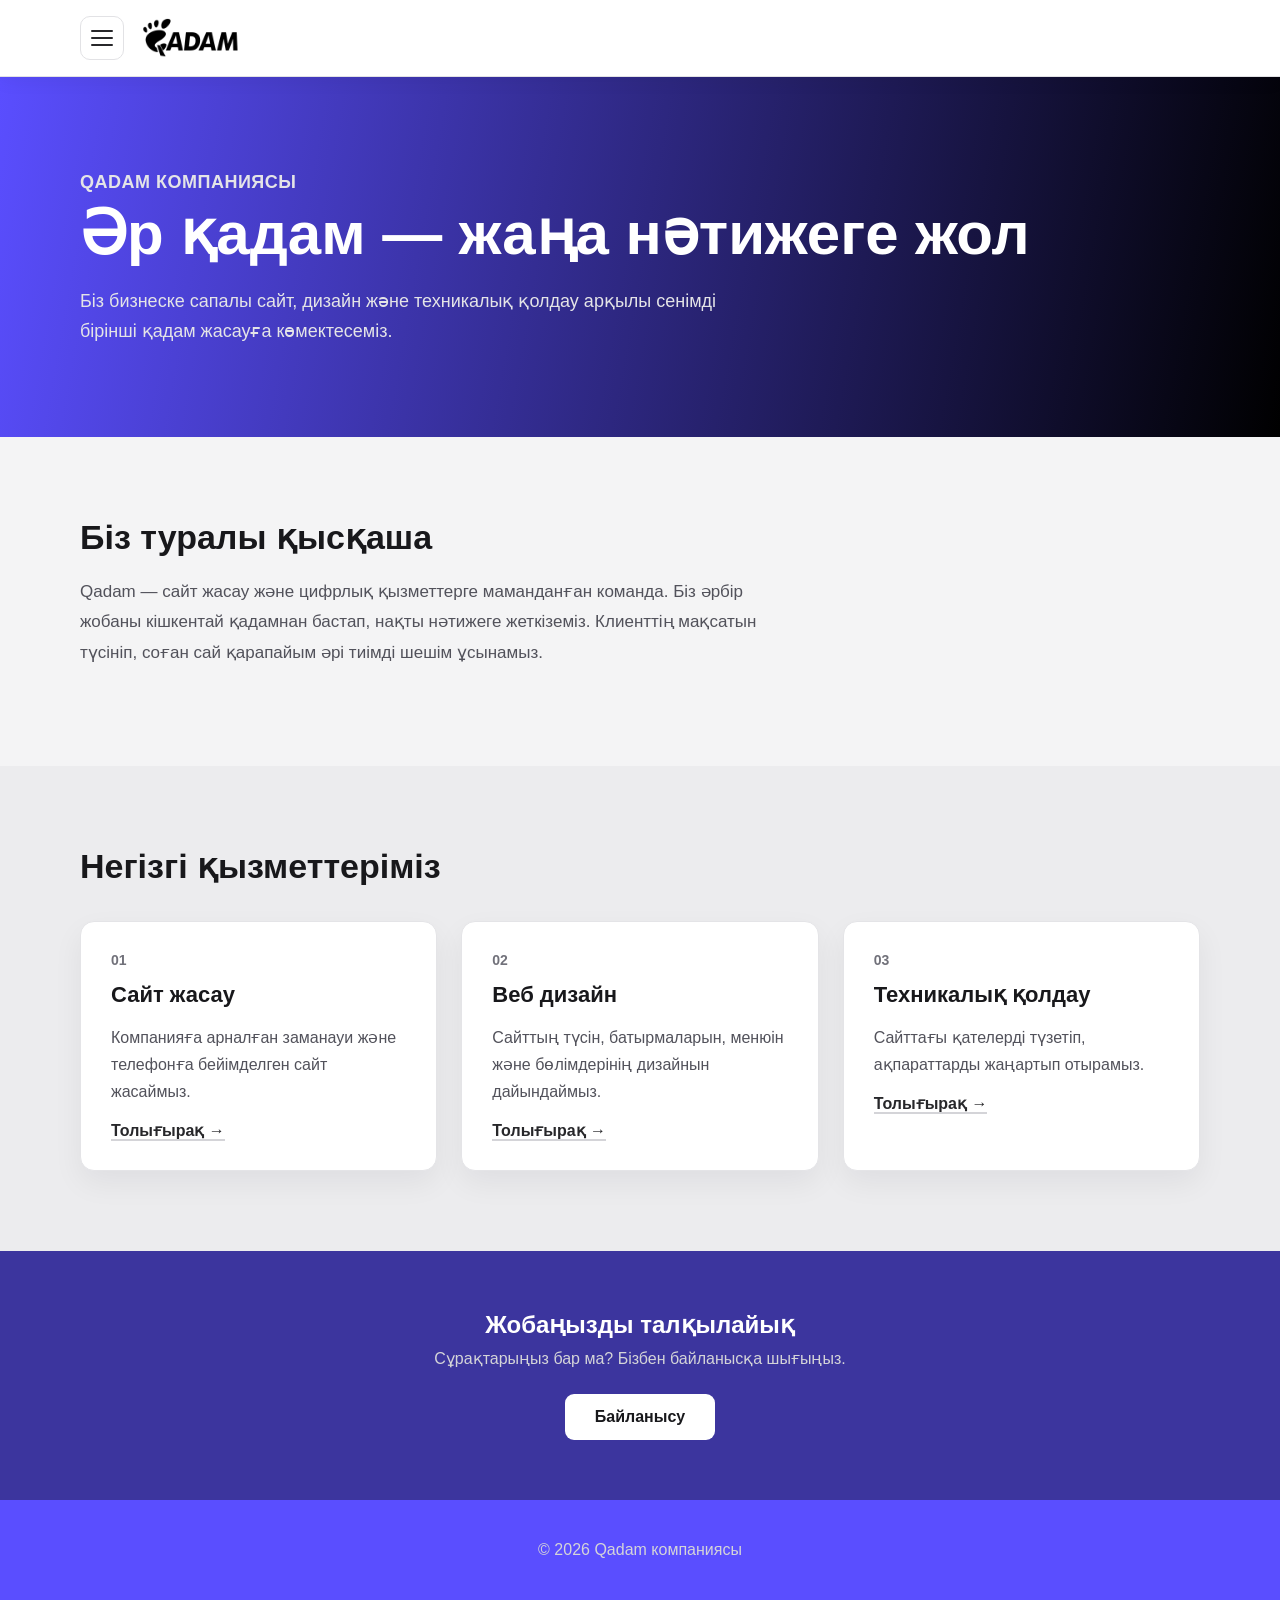
<file: index.html>
<!DOCTYPE html>
<html lang="kk">
<head>
 <meta charset="UTF-8">
 <meta name="viewport" content="width=device-width, initial-scale=1.0">
 <title>Басты бет | Qadam</title>
 <link rel="stylesheet" href="style.min.css">
</head>
<body>

 <header class="site-header">
 <div class="header-container">
 <a href="index.html" class="site-logo">
 <img src="WhatsApp Image 2026-09-09 at 12.26.31-Photoroom.png" alt="Qadam логотипі">

 </a>

 <button class="menu-toggle" type="button" aria-label="Мәзірді ашу" aria-expanded="false" aria-controls="mainMenu">
 <span></span><span></span><span></span>
 </button>

 <nav id="mainMenu" class="main-menu">
 <a href="index.html" class="active">Басты бет</a>
 <a href="about.html">Біз туралы</a>
 <a href="services.html">Қызметтер</a>
 <a href="contact.html">Байланыс</a>
 <a href="register.html" class="register-link">Тіркелу</a>
 </nav>
 </div>
 </header>

 <main>
 <section class="page-banner">
 <div class="content-container">
 <p class="page-label">Qadam компаниясы</p>
 <h1>Әр қадам — жаңа нәтижеге жол</h1>
 <p>
 Біз бизнеске сапалы сайт, дизайн және техникалық қолдау
 арқылы сенімді бірінші қадам жасауға көмектесеміз.
 </p>
 </div>
 </section>

 <section class="block">
 <div class="content-container">
 <h2>Біз туралы қысқаша</h2>
 <p class="lead">
 Qadam — сайт жасау және цифрлық қызметтерге маманданған
 команда. Біз әрбір жобаны кішкентай қадамнан бастап,
 нақты нәтижеге жеткіземіз. Клиенттің мақсатын түсініп,
 соған сай қарапайым әрі тиімді шешім ұсынамыз.
 </p>
 </div>
 </section>

 <section class="block alt">
 <div class="content-container">
 <h2>Негізгі қызметтеріміз</h2>
 <div class="services-grid">
 <article class="service-card">
 <div class="service-number">01</div>
 <h3>Сайт жасау</h3>
 <p>
 Компанияға арналған заманауи және
 телефонға бейімделген сайт жасаймыз.
 </p>
 <a href="services.html">Толығырақ →</a>
 </article>
 <article class="service-card">
 <div class="service-number">02</div>
 <h3>Веб дизайн</h3>
 <p>
 Сайттың түсін, батырмаларын, менюін
 және бөлімдерінің дизайнын дайындаймыз.
 </p>
 <a href="services.html">Толығырақ →</a>
 </article>
 <article class="service-card">
 <div class="service-number">03</div>
 <h3>Техникалық қолдау</h3>
 <p>
 Сайттағы қателерді түзетіп,
 ақпараттарды жаңартып отырамыз.
 </p>
 <a href="services.html">Толығырақ →</a>
 </article>
 </div>
 </div>
 </section>

 <section class="cta-banner">
 <div class="content-container">
 <h2>Жобаңызды талқылайық</h2>
 <p>Сұрақтарыңыз бар ма? Бізбен байланысқа шығыңыз.</p>
 <a href="contact.html" class="cta-button">Байланысу</a>
 </div>
 </section>
 </main>

 <footer class="site-footer">
 <p>© 2026 Qadam компаниясы</p>
 </footer>

 <script src="menu.min.js" defer></script>
</body>
</html>
</file>
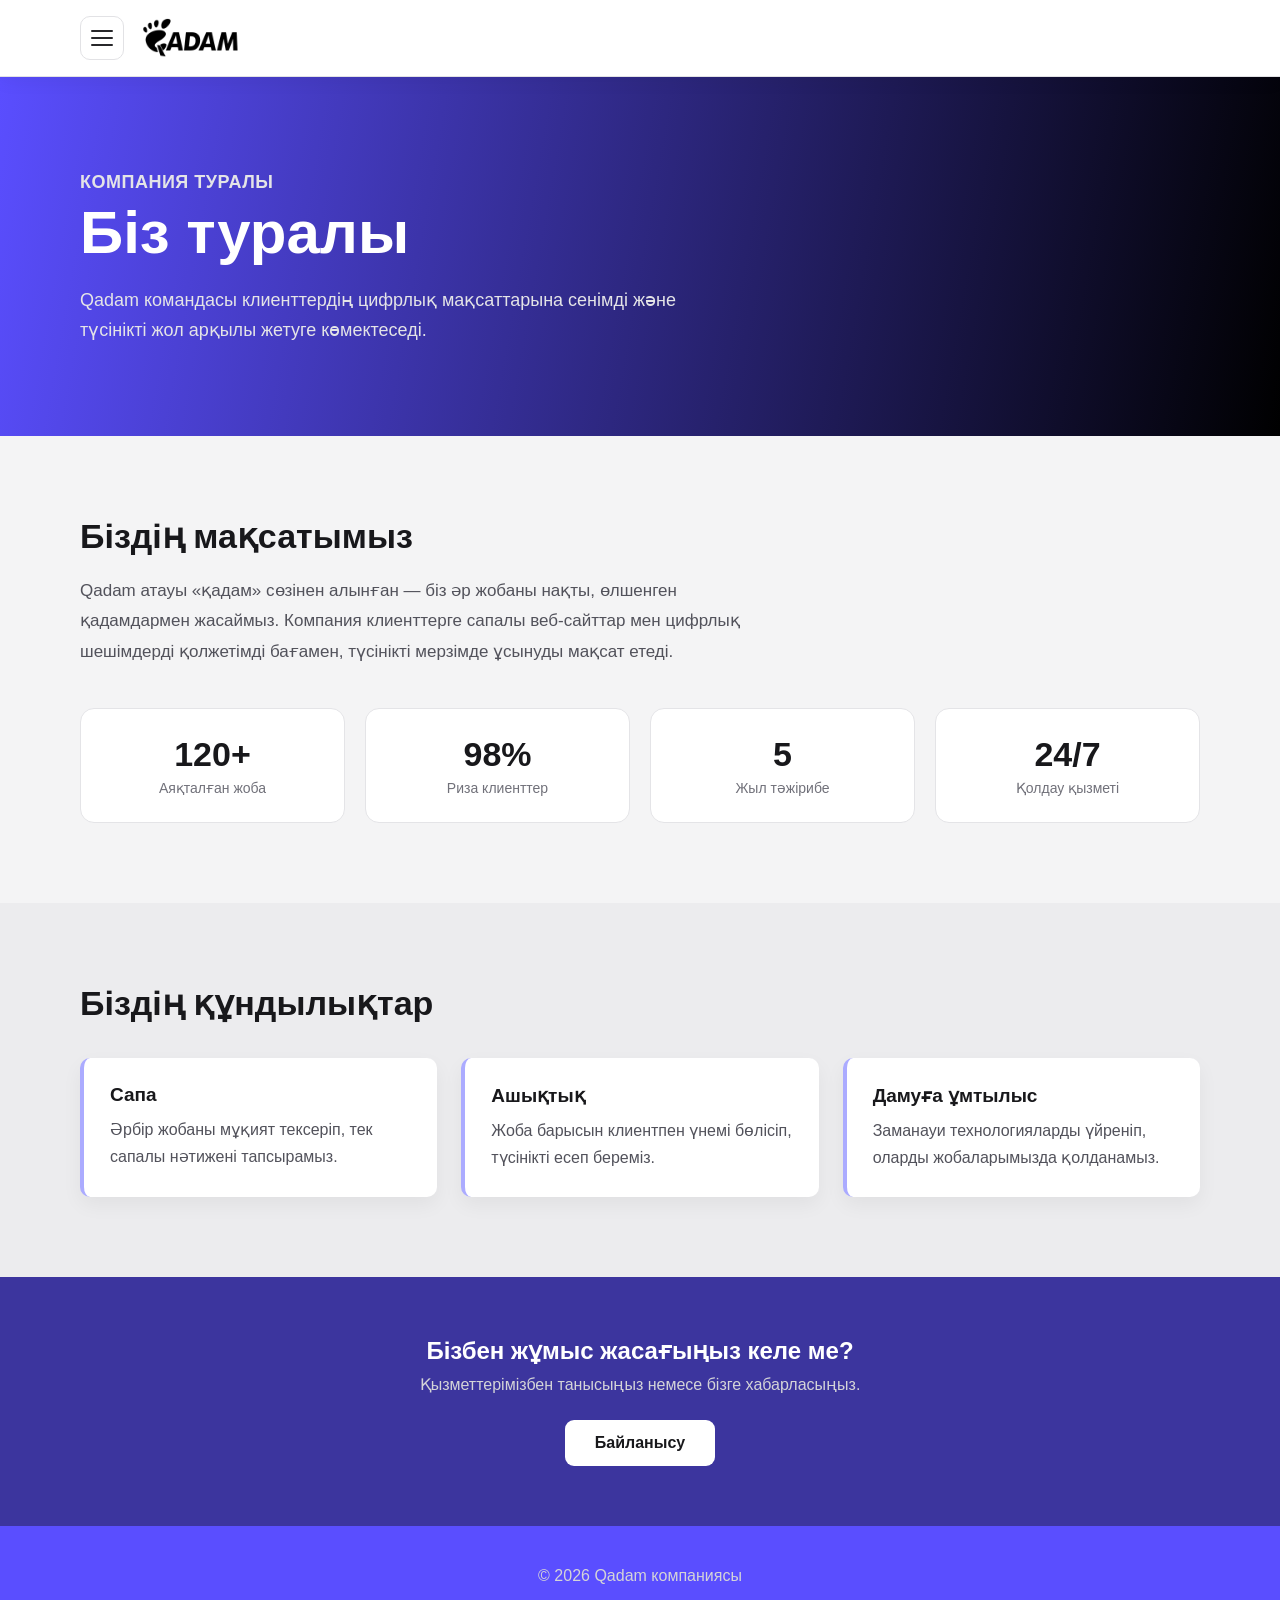
<file: about.html>
<!DOCTYPE html>
<html lang="kk">
<head>
 <meta charset="UTF-8">
 <meta name="viewport" content="width=device-width, initial-scale=1.0">
 <title>Біз туралы | Qadam</title>
 <link rel="stylesheet" href="style.min.css">
</head>
<body>

 <header class="site-header">
 <div class="header-container">
 <a href="index.html" class="site-logo">
 <img src="WhatsApp Image 2026-09-09 at 12.26.31-Photoroom.png" alt="Qadam логотипі">

 </a>

 <button class="menu-toggle" type="button" aria-label="Мәзірді ашу" aria-expanded="false" aria-controls="mainMenu">
 <span></span><span></span><span></span>
 </button>

 <nav id="mainMenu" class="main-menu">
 <a href="index.html">Басты бет</a>
 <a href="about.html" class="active">Біз туралы</a>
 <a href="services.html">Қызметтер</a>
 <a href="contact.html">Байланыс</a>
 <a href="register.html" class="register-link">Тіркелу</a>
 </nav>
 </div>
 </header>

 <main>
 <section class="page-banner">
 <div class="content-container">
 <p class="page-label">Компания туралы</p>
 <h1>Біз туралы</h1>
 <p>
 Qadam командасы клиенттердің цифрлық мақсаттарына
 сенімді және түсінікті жол арқылы жетуге көмектеседі.
 </p>
 </div>
 </section>

 <section class="block">
 <div class="content-container">
 <h2>Біздің мақсатымыз</h2>
 <p class="lead">
 Qadam атауы «қадам» сөзінен алынған — біз әр жобаны
 нақты, өлшенген қадамдармен жасаймыз. Компания
 клиенттерге сапалы веб-сайттар мен цифрлық шешімдерді
 қолжетімді бағамен, түсінікті мерзімде ұсынуды мақсат
 етеді.
 </p>

 <div class="stats-grid">
 <div class="stat-card">
 <div class="stat-number">120+</div>
 <div class="stat-label">Аяқталған жоба</div>
 </div>
 <div class="stat-card">
 <div class="stat-number">98%</div>
 <div class="stat-label">Риза клиенттер</div>
 </div>
 <div class="stat-card">
 <div class="stat-number">5</div>
 <div class="stat-label">Жыл тәжірибе</div>
 </div>
 <div class="stat-card">
 <div class="stat-number">24/7</div>
 <div class="stat-label">Қолдау қызметі</div>
 </div>
 </div>
 </div>
 </section>

 <section class="block alt">
 <div class="content-container">
 <h2>Біздің құндылықтар</h2>
 <div class="values-grid">
 <div class="value-card">
 <h3>Сапа</h3>
 <p>
 Әрбір жобаны мұқият тексеріп, тек сапалы
 нәтижені тапсырамыз.
 </p>
 </div>
 <div class="value-card">
 <h3>Ашықтық</h3>
 <p>
 Жоба барысын клиентпен үнемі бөлісіп,
 түсінікті есеп береміз.
 </p>
 </div>
 <div class="value-card">
 <h3>Дамуға ұмтылыс</h3>
 <p>
 Заманауи технологияларды үйреніп,
 оларды жобаларымызда қолданамыз.
 </p>
 </div>
 </div>
 </div>
 </section>

 <section class="cta-banner">
 <div class="content-container">
 <h2>Бізбен жұмыс жасағыңыз келе ме?</h2>
 <p>Қызметтерімізбен танысыңыз немесе бізге хабарласыңыз.</p>
 <a href="contact.html" class="cta-button">Байланысу</a>
 </div>
 </section>
 </main>

 <footer class="site-footer">
 <p>© 2026 Qadam компаниясы</p>
 </footer>

 <script src="menu.min.js" defer></script>
</body>
</html>
</file>
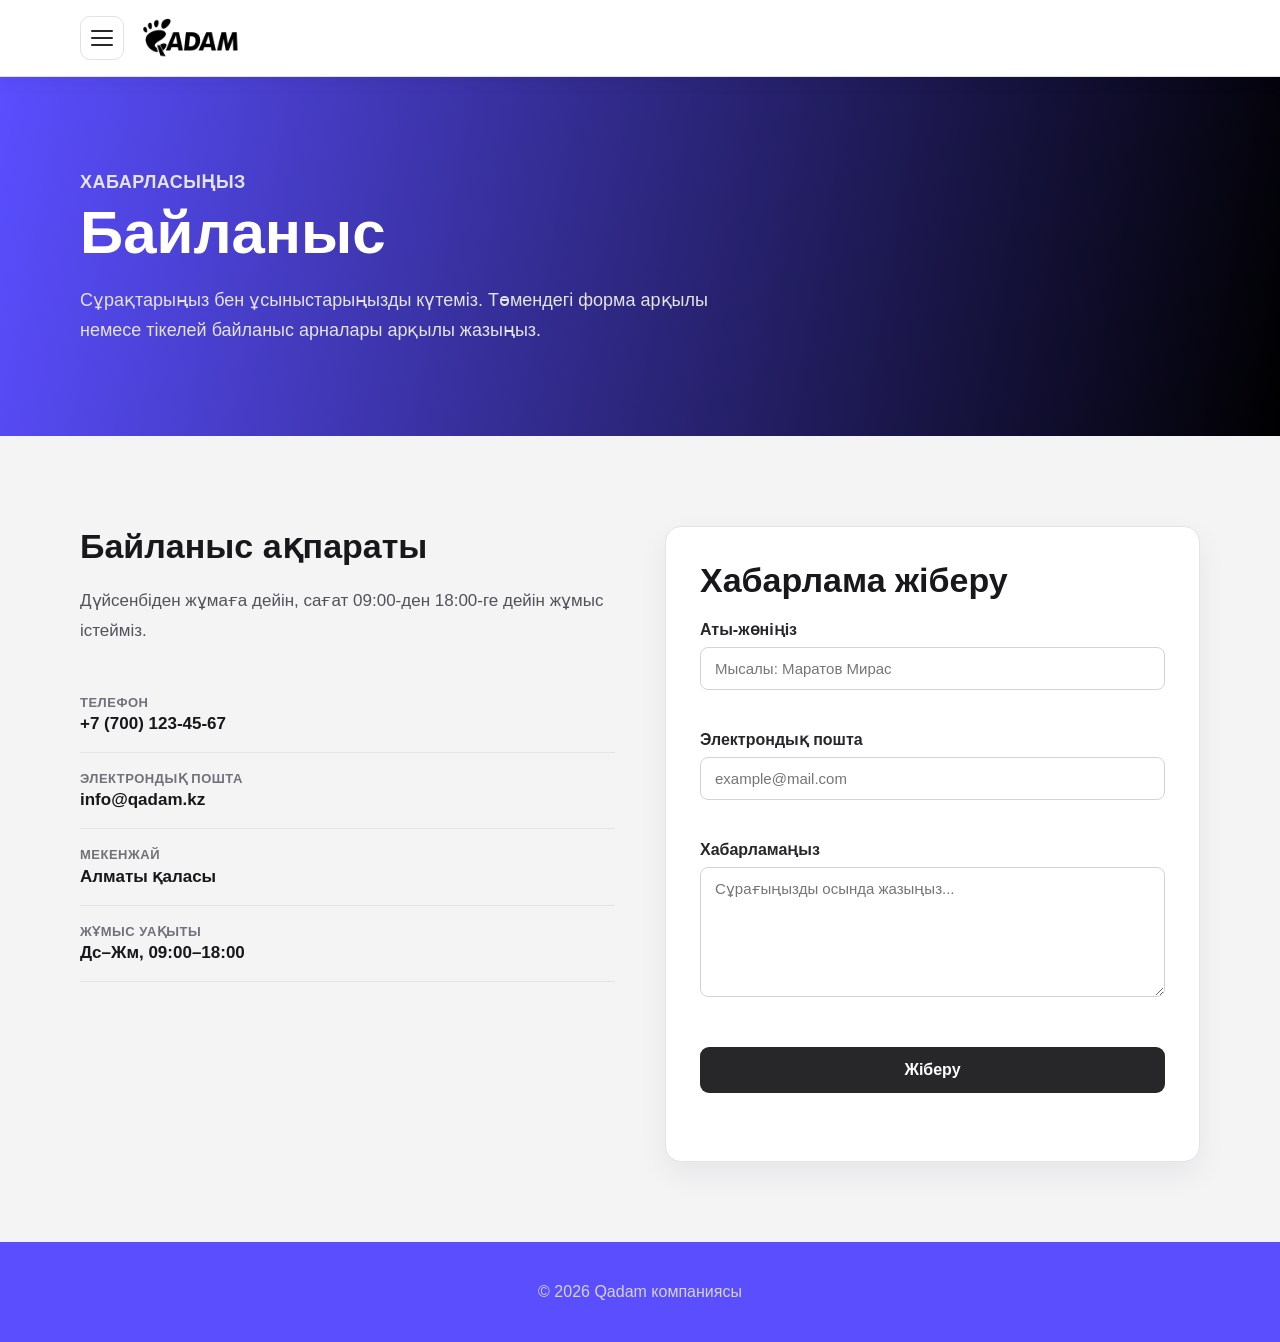
<file: contact.html>
<!DOCTYPE html>
<html lang="kk">
<head>
 <meta charset="UTF-8">
 <meta name="viewport" content="width=device-width, initial-scale=1.0">
 <title>Байланыс | Qadam</title>
 <link rel="stylesheet" href="style.min.css">
</head>
<body>

 <header class="site-header">
 <div class="header-container">
 <a href="index.html" class="site-logo">
 <img src="WhatsApp Image 2026-09-09 at 12.26.31-Photoroom.png" alt="Qadam логотипі">

 </a>

 <button class="menu-toggle" type="button" aria-label="Мәзірді ашу" aria-expanded="false" aria-controls="mainMenu">
 <span></span><span></span><span></span>
 </button>

 <nav id="mainMenu" class="main-menu">
 <a href="index.html">Басты бет</a>
 <a href="about.html">Біз туралы</a>
 <a href="services.html">Қызметтер</a>
 <a href="contact.html" class="active">Байланыс</a>
 <a href="register.html" class="register-link">Тіркелу</a>
 </nav>
 </div>
 </header>

 <main>
 <section class="page-banner">
 <div class="content-container">
 <p class="page-label">Хабарласыңыз</p>
 <h1>Байланыс</h1>
 <p>
 Сұрақтарыңыз бен ұсыныстарыңызды күтеміз.
 Төмендегі форма арқылы немесе тікелей байланыс
 арналары арқылы жазыңыз.
 </p>
 </div>
 </section>

 <section class="block">
 <div class="content-container">
 <div class="contact-layout">

 <div class="contact-details">
 <h2>Байланыс ақпараты</h2>
 <p class="lead">
 Дүйсенбіден жұмаға дейін, сағат 09:00-ден
 18:00-ге дейін жұмыс істейміз.
 </p>

 <ul class="contact-info-list">
 <li>
 <span class="label">Телефон</span>
 <span class="value">+7 (700) 123-45-67</span>
 </li>
 <li>
 <span class="label">Электрондық пошта</span>
 <span class="value">info@qadam.kz</span>
 </li>
 <li>
 <span class="label">Мекенжай</span>
 <span class="value">Алматы қаласы</span>
 </li>
 <li>
 <span class="label">Жұмыс уақыты</span>
 <span class="value">Дс–Жм, 09:00–18:00</span>
 </li>
 </ul>
 </div>

 <form id="contactForm" class="contact-form" novalidate>
 <h2>Хабарлама жіберу</h2>

 <div class="form-group">
 <label for="name">Аты-жөніңіз</label>
 <input id="name" name="name" type="text" placeholder="Мысалы: Маратов Мирас">
 <small class="error"></small>
 </div>

 <div class="form-group">
 <label for="contactEmail">Электрондық пошта</label>
 <input id="contactEmail" name="contactEmail" type="email" placeholder="example@mail.com">
 <small class="error"></small>
 </div>

 <div class="form-group">
 <label for="message">Хабарламаңыз</label>
 <textarea id="message" name="message" placeholder="Сұрағыңызды осында жазыңыз..."></textarea>
 <small class="error"></small>
 </div>

 <button class="submit-button" type="submit">Жіберу</button>

 <p id="contactFormMessage" class="form-message" aria-live="polite"></p>
 </form>

 </div>
 </div>
 </section>
 </main>

 <footer class="site-footer">
 <p>© 2026 Qadam компаниясы</p>
 </footer>

 <script src="contact.min.js" defer></script>
 <script src="menu.min.js" defer></script>
</body>
</html>
</file>
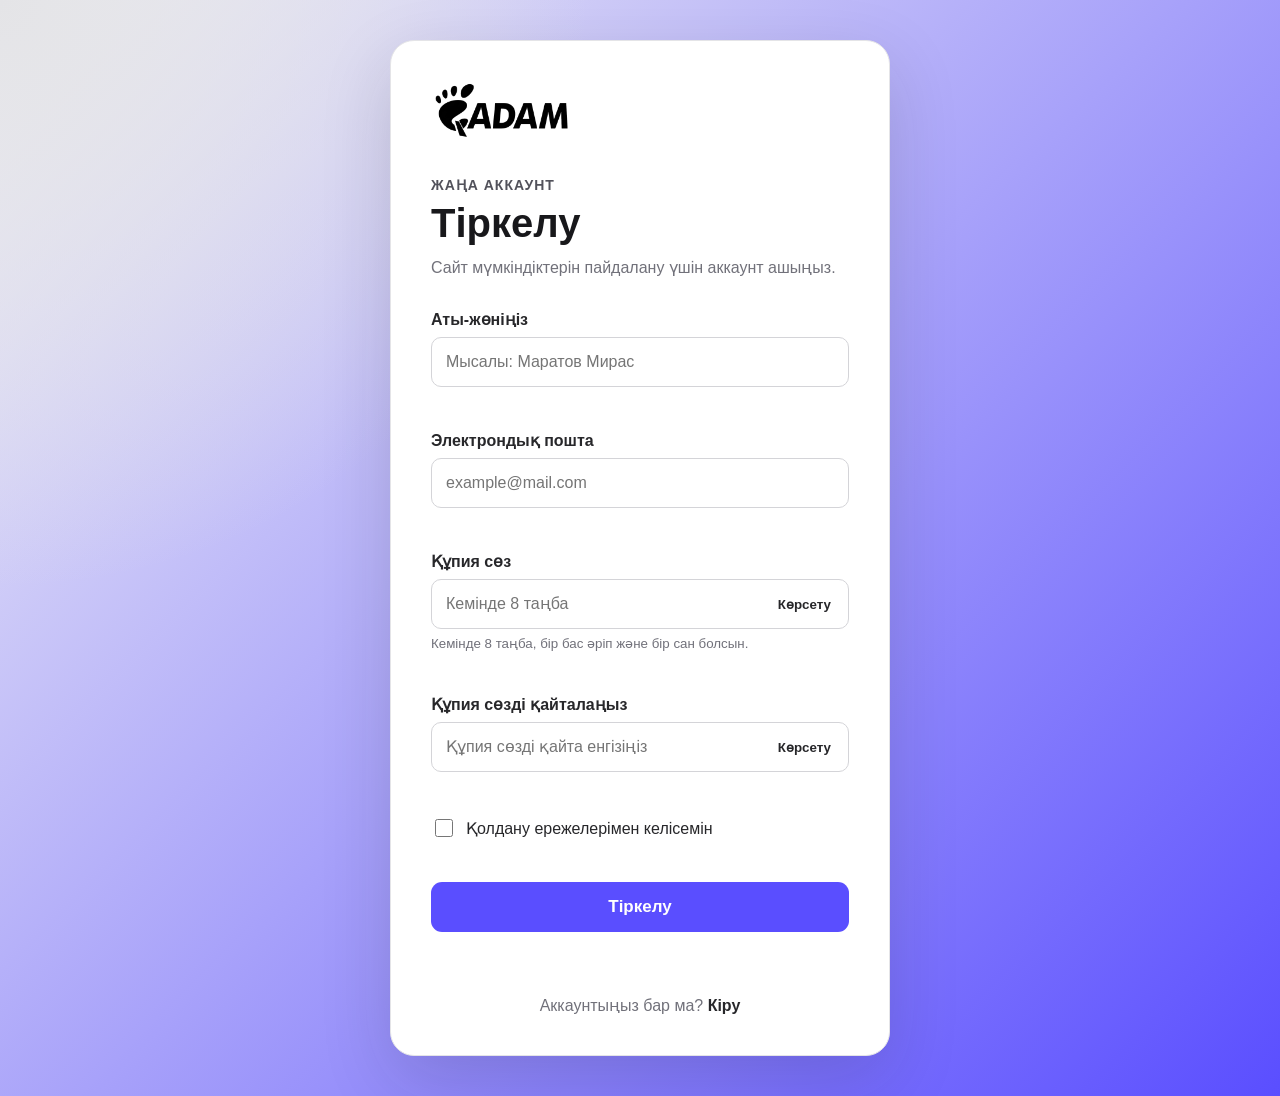
<file: register.html>
<!DOCTYPE html>
<html lang="kk">
<head>
 <meta charset="UTF-8">
 <meta name="viewport" content="width=device-width, initial-scale=1.0">

 <title>Тіркелу | Qadam</title>

 <link rel="stylesheet" href="register.min.css">
 <script src="register.min.js" defer></script>
</head>

<body>

 <main class="register-page">
 <section class="register-card">

 <a class="logo" href="index.html">
 <img src="WhatsApp Image 2026-09-09 at 12.26.31-Photoroom.png" alt="Qadam логотипі">
 </a>

 <div class="heading">
 <p class="label">Жаңа аккаунт</p>
 <h1>Тіркелу</h1>
 <p>Сайт мүмкіндіктерін пайдалану үшін аккаунт ашыңыз.</p>
 </div>

 <form id="registerForm" novalidate>

 <div class="form-group">
 <label for="fullName">Аты-жөніңіз</label>

 <input
 id="fullName"
 name="fullName"
 type="text"
 placeholder="Мысалы: Маратов Мирас"
 autocomplete="name"
 >

 <small class="error"></small>
 </div>

 <div class="form-group">
 <label for="email">Электрондық пошта</label>

 <input
 id="email"
 name="email"
 type="email"
 placeholder="example@mail.com"
 autocomplete="email"
 >

 <small class="error"></small>
 </div>

 <div class="form-group">
 <label for="password">Құпия сөз</label>

 <div class="password-box">
 <input
 id="password"
 name="password"
 type="password"
 placeholder="Кемінде 8 таңба"
 autocomplete="new-password"
 >

 <button
 class="show-password"
 type="button"
 data-target="password"
 >
Көрсету
 </button>
 </div>

 <small class="hint">
Кемінде 8 таңба, бір бас әріп және бір сан болсын.
 </small>

 <small class="error"></small>
 </div>

 <div class="form-group">
 <label for="confirmPassword">Құпия сөзді қайталаңыз</label>

 <div class="password-box">
 <input
 id="confirmPassword"
 name="confirmPassword"
 type="password"
 placeholder="Құпия сөзді қайта енгізіңіз"
 autocomplete="new-password"
 >

 <button
 class="show-password"
 type="button"
 data-target="confirmPassword"
 >
Көрсету
 </button>
</div>

 <small class="error"></small>
 </div>

 <label class="terms">
 <input id="terms" name="terms" type="checkbox">
 <span>Қолдану ережелерімен келісемін</span>
 </label>

 <small id="termsError" class="error"></small>

 <button class="submit-button" type="submit">
Тіркелу
 </button>

 <p id="formMessage" class="form-message" aria-live="polite"></p>

 </form>

 <p class="login-link">
Аккаунтыңыз бар ма?
 <a href="#">Кіру</a>
</p>

 </section>
 </main>

</body>
</html>
</file>
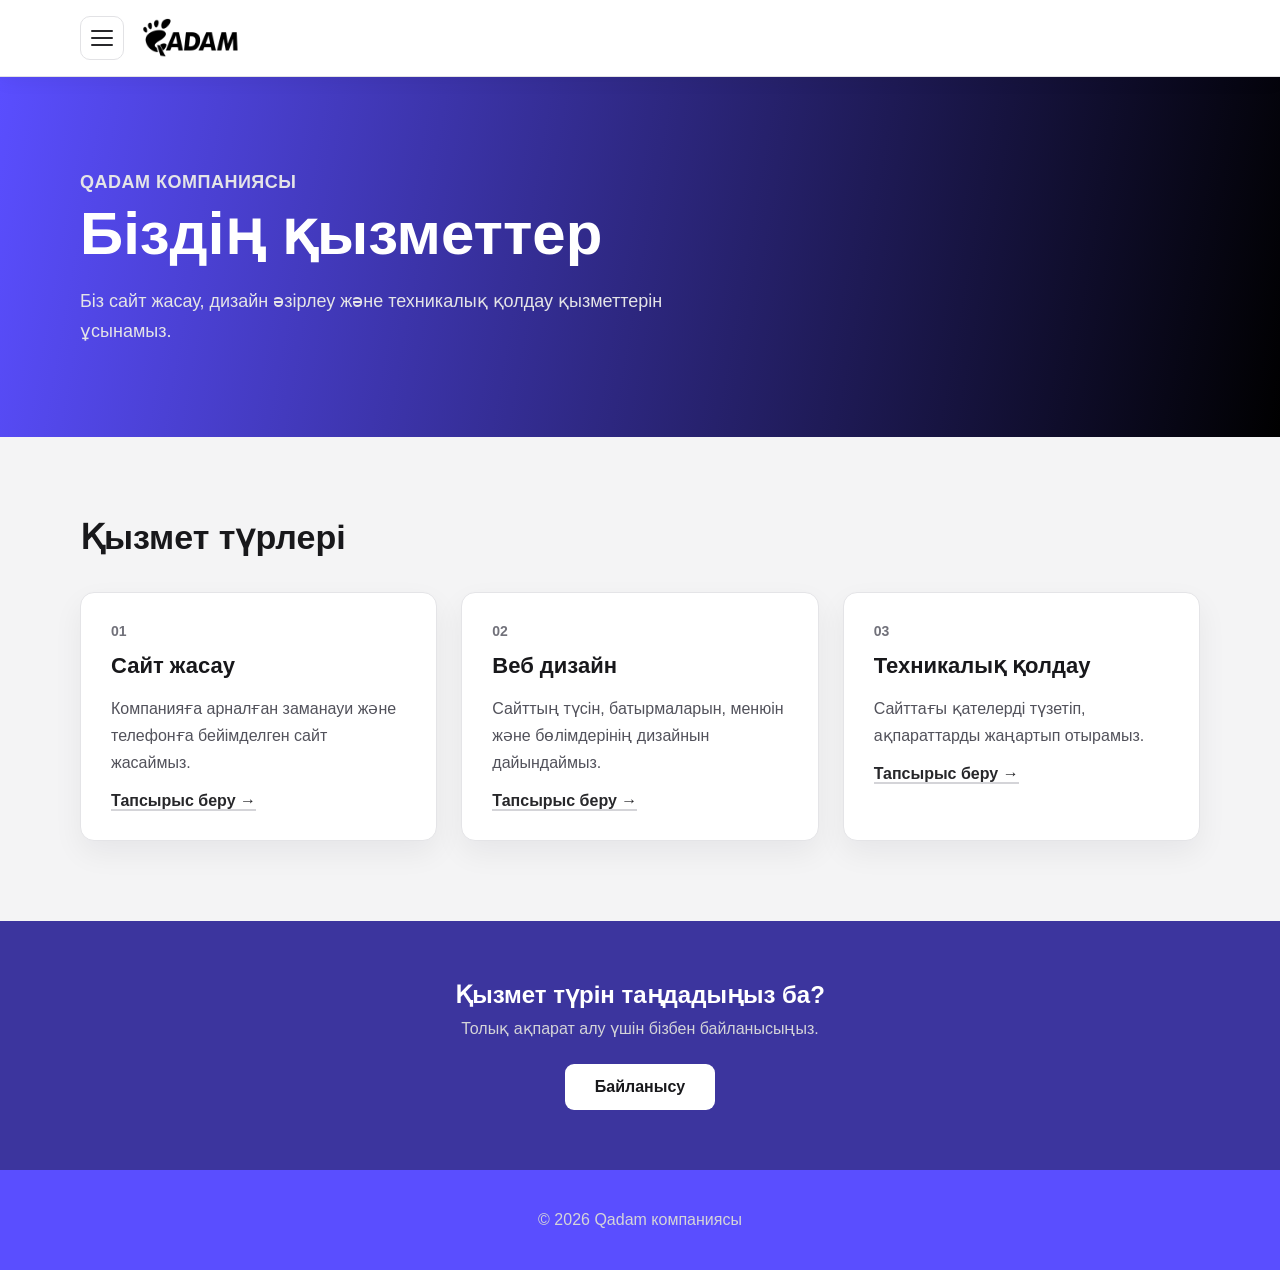
<file: services.html>
<!DOCTYPE html>
<html lang="kk">
<head>
 <meta charset="UTF-8">
 <meta name="viewport" content="width=device-width, initial-scale=1.0">
 <title>Қызметтер | Qadam</title>
 <link rel="stylesheet" href="style.min.css">
</head>
<body>

 <header class="site-header">
 <div class="header-container">
 <a href="index.html" class="site-logo">
 <img src="WhatsApp Image 2026-09-09 at 12.26.31-Photoroom.png" alt="Qadam логотипі">
 </a>

 <button class="menu-toggle" type="button" aria-label="Мәзірді ашу" aria-expanded="false" aria-controls="mainMenu">
 <span></span><span></span><span></span>
 </button>

 <nav id="mainMenu" class="main-menu">
 <a href="index.html">Басты бет</a>
 <a href="about.html">Біз туралы</a>
 <a href="services.html" class="active">Қызметтер</a>
 <a href="contact.html">Байланыс</a>
 <a href="register.html" class="register-link">Тіркелу</a>
 </nav>
 </div>
 </header>

 <main>
 <section class="page-banner">
 <div class="content-container">
 <p class="page-label">Qadam компаниясы</p>
 <h1>Біздің қызметтер</h1>
 <p>
 Біз сайт жасау, дизайн әзірлеу және
 техникалық қолдау қызметтерін ұсынамыз.
 </p>
 </div>
 </section>

 <section class="block">
 <div class="content-container">
 <h2>Қызмет түрлері</h2>
 <div class="services-grid">
 <article class="service-card">
 <div class="service-number">01</div>
 <h3>Сайт жасау</h3>
 <p>
 Компанияға арналған заманауи және
 телефонға бейімделген сайт жасаймыз.
 </p>
 <a href="contact.html">Тапсырыс беру →</a>
 </article>
 <article class="service-card">
 <div class="service-number">02</div>
 <h3>Веб дизайн</h3>
 <p>
 Сайттың түсін, батырмаларын, менюін
 және бөлімдерінің дизайнын дайындаймыз.
 </p>
 <a href="contact.html">Тапсырыс беру →</a>
 </article>
 <article class="service-card">
 <div class="service-number">03</div>
 <h3>Техникалық қолдау</h3>
 <p>
 Сайттағы қателерді түзетіп,
 ақпараттарды жаңартып отырамыз.
 </p>
 <a href="contact.html">Тапсырыс беру →</a>
 </article>
 </div>
 </div>
 </section>

 <section class="cta-banner">
 <div class="content-container">
 <h2>Қызмет түрін таңдадыңыз ба?</h2>
 <p>Толық ақпарат алу үшін бізбен байланысыңыз.</p>
 <a href="contact.html" class="cta-button">Байланысу</a>
 </div>
 </section>
 </main>

 <footer class="site-footer">
 <p>© 2026 Qadam компаниясы</p>
 </footer>

 <script src="menu.min.js" defer></script>
</body>
</html>
</file>
<file: style.min.css>
*{box-sizing:border-box}html{scroll-behavior:smooth}body{margin:0;font-family:Arial,sans-serif;color:#5b517e;background-color:#f4f4f5}.site-header{position:sticky;top:0;z-index:1000;background-color:#ffffff;border-bottom:1px solid #e2e2e5;box-shadow:0 4px 18px rgba(0,0,0,.05)}.header-container{width:min(1120px,92%);min-height:76px;margin:0 auto;display:flex;align-items:center;justify-content:flex-start;gap:16px}.site-logo{display:flex;align-items:center;gap:10px;color:#27272a;font-size:22px;font-weight:800;text-decoration:none}.site-logo img{height:40px;width:auto}.main-menu{position:fixed;top:76px;left:0;z-index:1100;width:280px;max-width:85vw;height:calc(100% - 76px);padding:20px 16px;display:flex;flex-direction:column;align-items:stretch;gap:8px;overflow-y:auto;background-color:#ffffff;border-right:1px solid #e2e2e5;box-shadow:8px 0 30px rgba(0,0,0,.12);visibility:hidden;transform:translateX(-100%);transition:transform .3s ease,visibility .3s}.main-menu.open{visibility:visible;transform:translateX(0)}.menu-overlay{position:fixed;inset:76px 0 0 0;z-index:999;background:rgba(0,0,0,.45);opacity:0;pointer-events:none;transition:opacity .3s}.menu-overlay.show{opacity:1;pointer-events:auto}body.menu-open{overflow:hidden}.main-menu a{display:block;padding:12px 14px;color:#52525b;font-size:15px;font-weight:600;text-decoration:none;border-radius:8px;transition:.2s}.main-menu a:hover{color:#18181b;background-color:#f1f1f2}.main-menu a.active{color:#18181b;background-color:#ababff}.main-menu .register-link{color:#ffffff;background-color:#6e6eff}.main-menu .register-link:hover{color:#ffffff;background-color:#6e6eff}.page-banner{padding:90px 0;color:#ffffff;background:linear-gradient(100deg,#5a4eff,#000000)}.content-container{width:min(1120px,92%);margin:0 auto}.page-label{margin:0 0 12px;color:#d4d4d8;font-weight:700;text-transform:uppercase;letter-spacing:.5px}.page-banner h1{margin:0 0 18px;font-size:clamp(36px,6vw,60px)}.page-banner p{max-width:650px;margin-bottom:0;font-size:18px;line-height:1.7;color:#e4e4e7}section.block{padding:80px 0}section.block.alt{background-color:#ececee}.block h2{margin-top:0;margin-bottom:20px;font-size:34px;color:#18181b}.block .lead{max-width:700px;color:#52525b;line-height:1.8;font-size:17px}.services-grid{display:grid;grid-template-columns:repeat(3,1fr);gap:24px;margin-top:35px}.service-card{padding:30px;background-color:#ffffff;border:1px solid #e4e4e7;border-radius:14px;box-shadow:0 12px 30px rgba(24,24,27,.06);transition:.25s}.service-card:hover{transform:translateY(-6px);box-shadow:0 18px 40px rgba(24,24,27,.12)}.service-number{color:#71717a;font-size:14px;font-weight:800}.service-card h3{margin:14px 0;font-size:22px;color:#18181b}.service-card p{color:#52525b;line-height:1.7}.service-card a{color:#27272a;font-weight:700;text-decoration:none;border-bottom:2px solid #d4d4d8}.service-card a:hover{border-color:#27272a}.stats-grid{display:grid;grid-template-columns:repeat(4,1fr);gap:20px;margin-top:40px}.stat-card{padding:26px;text-align:center;background-color:#ffffff;border:1px solid #e4e4e7;border-radius:14px}.stat-number{font-size:34px;font-weight:800;color:#18181b}.stat-label{margin-top:6px;color:#71717a;font-size:14px}.values-grid{display:grid;grid-template-columns:repeat(3,1fr);gap:24px;margin-top:35px}.value-card{padding:26px;background-color:#ffffff;border-left:4px solid #ababff;border-radius:10px;box-shadow:0 8px 20px rgba(24,24,27,.05)}.value-card h3{margin:0 0 10px;font-size:19px;color:#18181b}.value-card p{margin:0;color:#52525b;line-height:1.7}.contact-layout{display:grid;grid-template-columns:1fr 1fr;gap:50px;margin-top:10px}.contact-info-list{list-style:none;padding:0;margin:30px 0 0}.contact-info-list li{padding:18px 0;border-bottom:1px solid #e4e4e7}.contact-info-list .label{display:block;margin-bottom:4px;color:#71717a;font-size:13px;font-weight:700;text-transform:uppercase;letter-spacing:.5px}.contact-info-list .value{color:#18181b;font-size:17px;font-weight:600}.contact-form{padding:34px;background-color:#ffffff;border:1px solid #e4e4e7;border-radius:16px;box-shadow:0 12px 30px rgba(24,24,27,.06)}.contact-form .form-group{margin-bottom:18px}.contact-form label{display:block;margin-bottom:8px;font-weight:700;color:#27272a}.contact-form input,.contact-form textarea{width:100%;padding:12px 14px;font-family:inherit;font-size:15px;color:#1f2933;border:1px solid #d4d4d8;border-radius:8px;outline:none}.contact-form input:focus,.contact-form textarea:focus{border-color:#27272a;box-shadow:0 0 0 3px rgba(39,39,42,.1)}.contact-form input.invalid,.contact-form textarea.invalid{border-color:#b91c1c}.contact-form textarea{min-height:130px;resize:vertical}.contact-form .error{display:block;min-height:16px;margin-top:6px;color:#b91c1c;font-size:13px}.contact-form .submit-button{width:100%;margin-top:6px;padding:14px;color:#ffffff;background:#27272a;border:0;border-radius:9px;font-size:16px;font-weight:700;cursor:pointer}.contact-form .submit-button:hover{background:#18181b}.contact-form .form-message{min-height:22px;margin:12px 0 0;text-align:center;color:#52525b}.contact-form .form-message.success{color:#166534;font-weight:600}.cta-banner{padding:60px 0;text-align:center;color:#ffffff;background-color:#3c359e}.cta-banner h2{margin:0 0 10px;color:#ffffff}.cta-banner p{margin:0 0 26px;color:#d4d4d8}.cta-button{display:inline-block;padding:14px 30px;color:#18181b;background-color:#ffffff;border-radius:9px;font-weight:700;text-decoration:none}.cta-button:hover{background-color:#e4e4e7}.site-footer{padding:25px;color:#d4d4d8;text-align:center;background-color:#5a4eff}.menu-toggle{order:-1;flex-shrink:0;display:flex;width:44px;height:44px;padding:0;flex-direction:column;align-items:center;justify-content:center;gap:5px;background:#ffffff;border:1px solid #e2e2e5;border-radius:10px;cursor:pointer}.menu-toggle span{display:block;width:22px;height:2px;background-color:#27272a;border-radius:2px;transition:transform .25s,opacity .25s}.menu-toggle.open span:nth-child(1){transform:translateY(7px) rotate(45deg)}.menu-toggle.open span:nth-child(2){opacity:0}.menu-toggle.open span:nth-child(3){transform:translateY(-7px) rotate(-45deg)}@media (max-width:800px){.header-container{min-height:68px;padding:12px 0}.site-logo img{height:34px}.main-menu{top:68px;height:calc(100% - 68px)}.menu-overlay{top:68px}.services-grid,.values-grid{grid-template-columns:1fr}.stats-grid{grid-template-columns:repeat(2,1fr)}.contact-layout{grid-template-columns:1fr}.page-banner{padding:60px 0}}
</file>
<file: register.min.css>
*{box-sizing:border-box}body{margin:0;font-family:Arial,sans-serif;color:#1f2933;background:radial-gradient(circle at top left,#e4e4e7,transparent 35%),linear-gradient(135deg,#f4f4f5,#5a4eff)}.register-page{display:grid;min-height:100vh;padding:40px 20px;place-items:center}.register-card{width:100%;max-width:500px;padding:40px;background:white;border:1px solid #e4e4e7;border-radius:24px;box-shadow:0 24px 70px rgba(24,24,27,.15)}.logo{display:inline-block;margin-bottom:32px;text-decoration:none}.logo img{width:140px;height:60px;object-fit:contain}.heading{margin-bottom:30px}.heading .label{margin:0 0 8px;color:#52525b;font-size:14px;font-weight:bold;letter-spacing:1px;text-transform:uppercase}.heading h1{margin:0 0 10px;font-size:40px;color:#18181b}.heading>p:last-child{margin:0;color:#71717a;line-height:1.5}.form-group{margin-bottom:20px}.form-group label{display:block;margin-bottom:8px;font-weight:bold;color:#27272a}input{width:100%;height:50px;padding:0 14px;font-size:16px;border:1px solid #d4d4d8;border-radius:10px;outline:none}input:focus{border-color:#27272a;box-shadow:0 0 0 3px rgba(39,39,42,.12)}input.invalid{border-color:#b91c1c}.password-box{position:relative}.password-box input{padding-right:100px}.show-password{position:absolute;top:50%;right:12px;padding:6px;color:#27272a;background:transparent;border:0;font-weight:bold;cursor:pointer;transform:translateY(-50%)}.hint{display:block;margin-top:7px;color:#71717a}.error{display:block;min-height:18px;margin-top:6px;color:#b91c1c;font-size:13px}.terms{display:flex;align-items:center;gap:10px;cursor:pointer;color:#27272a}.terms input{width:18px;height:18px}.submit-button{width:100%;margin-top:18px;padding:15px;color:white;background:#5a4eff;border:0;border-radius:11px;font-size:17px;font-weight:bold;cursor:pointer}.submit-button:hover{background:#8880ff;transition:ease-in .3s}.form-message{min-height:24px;margin-bottom:0;text-align:center}.form-message.success{color:#166534}.login-link{margin:24px 0 0;color:#71717a;text-align:center}.login-link a{color:#27272a;font-weight:bold;text-decoration:none}@media (max-width:550px){.register-card{padding:28px 20px}.heading h1{font-size:34px}}
</file>
